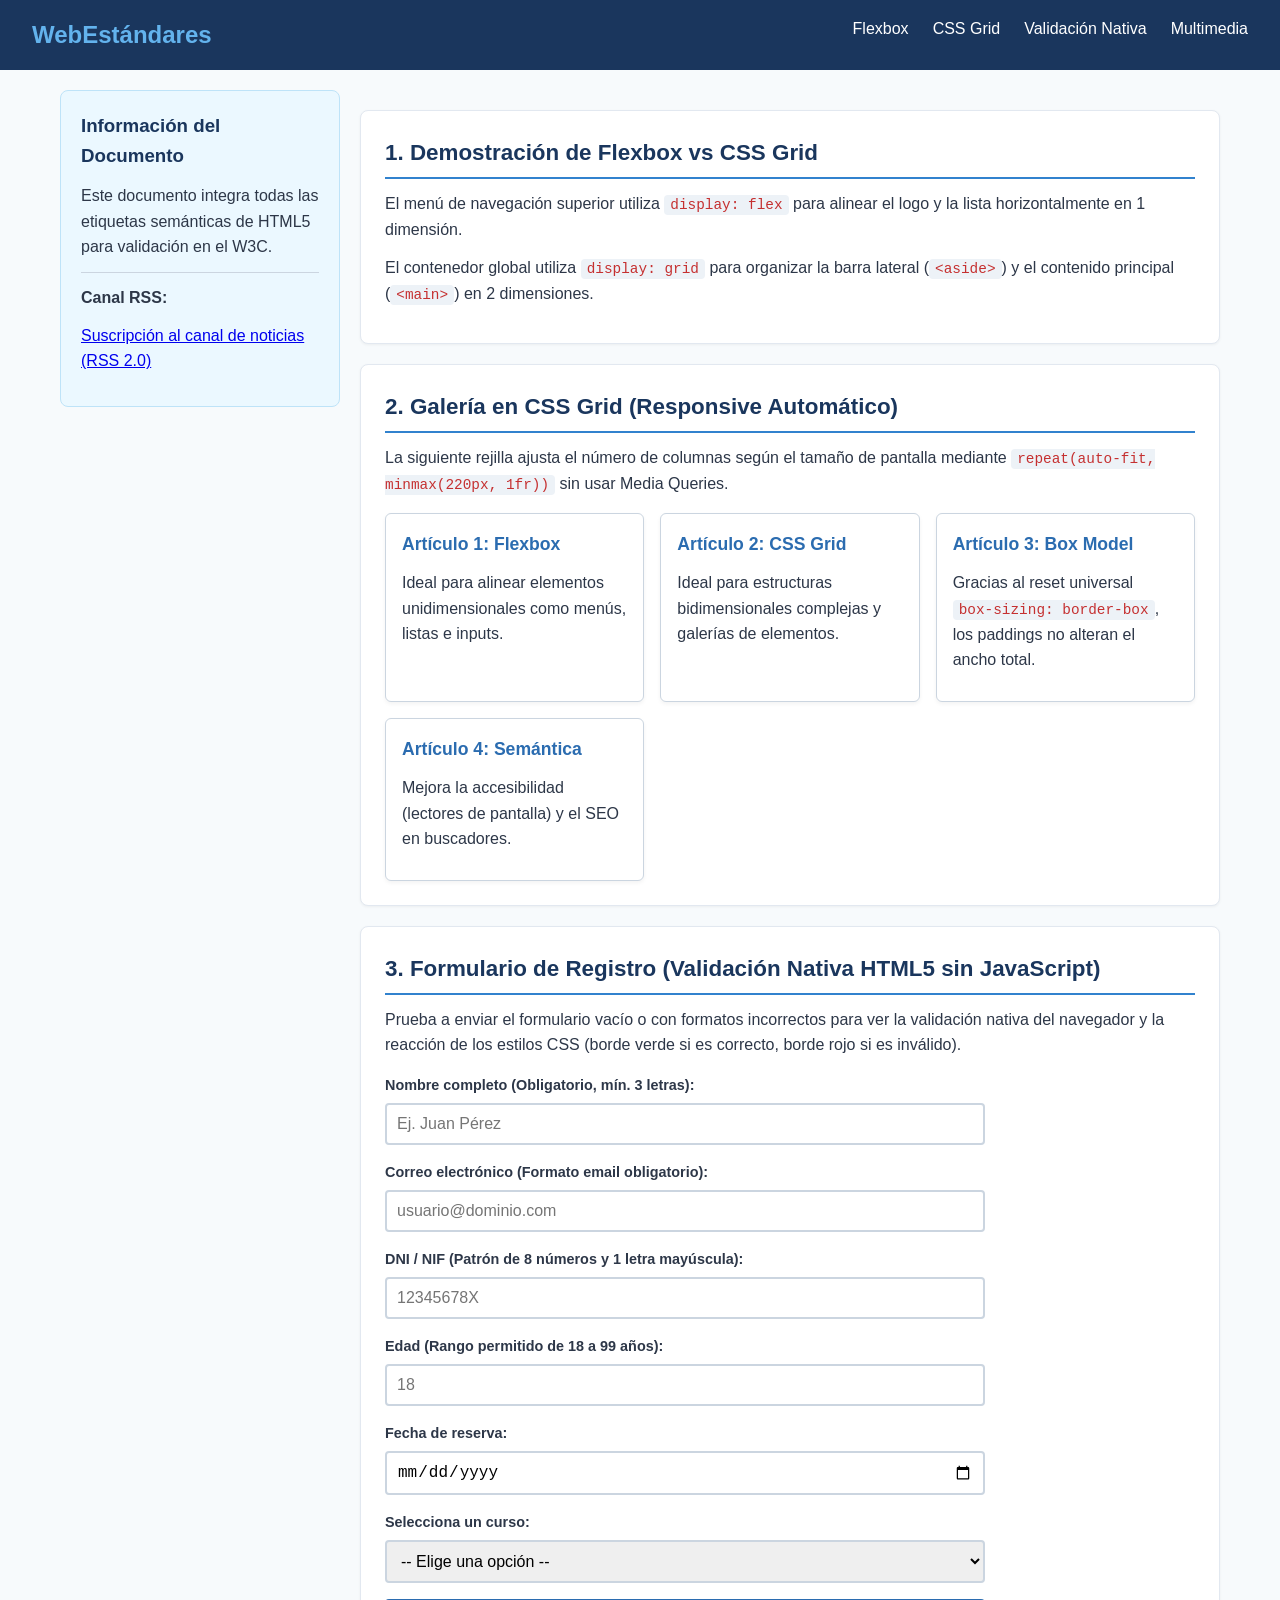
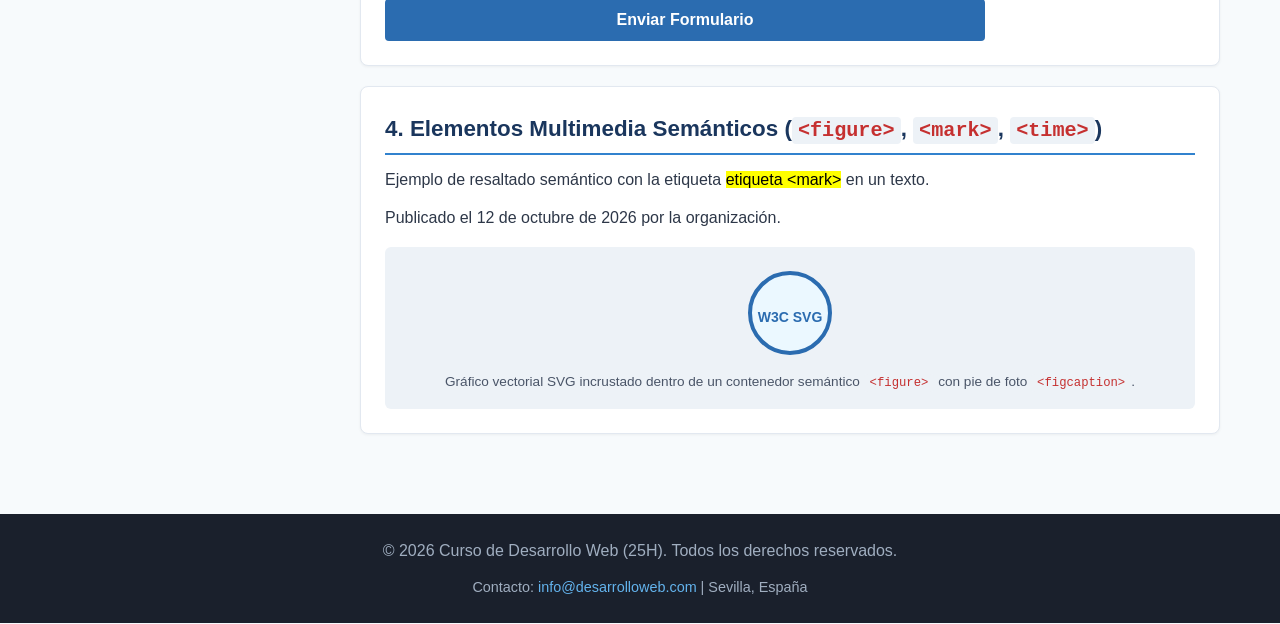
<file: lenguaje de marcas/modern layout/index.html>
<!DOCTYPE html>
<html lang="es">
<head>
  <meta charset="UTF-8">
  <meta name="viewport" content="width=device-width, initial-scale=1.0">
  <title>Demostración Completa: Estándares HTML5, CSS Grid y Flexbox</title>
  
  <!-- Vinculación a la hoja de estilos externa -->
  <link rel="stylesheet" href="styles.css">
  
  <!-- Vinculación para auto-descubrimiento del Canal RSS 2.0 -->
  <link rel="alternate" type="application/rss+xml" title="Canal de Noticias RSS" href="feed.xml">
</head>
<body>

  <!-- ========================================================================
       ESTRUCTURA SEMÁNTICA 1: <header> y <nav> (Flexbox Unidimensional)
       ======================================================================== -->
  <header class="header-principal">
    <nav class="navbar" aria-label="Navegación principal">
      <div class="logo">WebEstándares</div>
      <ul class="nav-links">
        <li><a href="#flexbox">Flexbox</a></li>
        <li><a href="#grid">CSS Grid</a></li>
        <li><a href="#formulario">Validación Nativa</a></li>
        <li><a href="#multimedia">Multimedia</a></li>
      </ul>
    </nav>
  </header>

  <!-- ========================================================================
       ESTRUCTURA SEMÁNTICA 2: Layout Contenedor Principal en CSS Grid 2D
       ======================================================================== -->
  <div class="layout-global">

    <!-- ESTRUCTURA SEMÁNTICA 3: <aside> (Barra lateral / Información secundaria) -->
    <aside class="aside-sidebar">
      <h3>Información del Documento</h3>
      <p>Este documento integra todas las etiquetas semánticas de HTML5 para validación en el W3C.</p>
      <hr class="separador">
      <p><strong>Canal RSS:</strong></p>
      <p><a href="feed.xml" target="_blank">Suscripción al canal de noticias (RSS 2.0)</a></p>
    </aside>

    <!-- ESTRUCTURA SEMÁNTICA 4: <main> (Contenido principal y único) -->
    <main>

      <!-- SECCIÓN 1: Demostración Flexbox vs CSS Grid -->
      <section id="flexbox">
        <h2>1. Demostración de Flexbox vs CSS Grid</h2>
        <p>El menú de navegación superior utiliza <code>display: flex</code> para alinear el logo y la lista horizontalmente en 1 dimensión.</p>
        <p>El contenedor global utiliza <code>display: grid</code> para organizar la barra lateral (<code>&lt;aside&gt;</code>) y el contenido principal (<code>&lt;main&gt;</code>) en 2 dimensiones.</p>
      </section>

      <!-- SECCIÓN 2: Rejilla Responsive de Tarjetas con CSS Grid -->
      <section id="grid">
        <h2>2. Galería en CSS Grid (Responsive Automático)</h2>
        <p>La siguiente rejilla ajusta el número de columnas según el tamaño de pantalla mediante <code>repeat(auto-fit, minmax(220px, 1fr))</code> sin usar Media Queries.</p>
        
        <div class="card-grid">
          <!-- ESTRUCTURA SEMÁNTICA 5: <article> (Unidad de contenido independiente) -->
          <article class="card">
            <h3>Artículo 1: Flexbox</h3>
            <p>Ideal para alinear elementos unidimensionales como menús, listas e inputs.</p>
          </article>

          <article class="card">
            <h3>Artículo 2: CSS Grid</h3>
            <p>Ideal para estructuras bidimensionales complejas y galerías de elementos.</p>
          </article>

          <article class="card">
            <h3>Artículo 3: Box Model</h3>
            <p>Gracias al reset universal <code>box-sizing: border-box</code>, los paddings no alteran el ancho total.</p>
          </article>

          <article class="card">
            <h3>Artículo 4: Semántica</h3>
            <p>Mejora la accesibilidad (lectores de pantalla) y el SEO en buscadores.</p>
          </article>
        </div>
      </section>

      <!-- SECCIÓN 3: Formulario con Validación Nativa sin JavaScript -->
      <section id="formulario">
        <h2>3. Formulario de Registro (Validación Nativa HTML5 sin JavaScript)</h2>
        <p>Prueba a enviar el formulario vacío o con formatos incorrectos para ver la validación nativa del navegador y la reacción de los estilos CSS (borde verde si es correcto, borde rojo si es inválido).</p>

        <form class="form-validative" action="#" method="POST">
          
          <div class="form-group">
            <label for="nombre">Nombre completo (Obligatorio, mín. 3 letras):</label>
            <input type="text" id="nombre" name="nombre" placeholder="Ej. Juan Pérez" minlength="3" required>
          </div>

          <div class="form-group">
            <label for="email">Correo electrónico (Formato email obligatorio):</label>
            <input type="email" id="email" name="email" placeholder="usuario@dominio.com" required>
          </div>

          <div class="form-group">
            <label for="dni">DNI / NIF (Patrón de 8 números y 1 letra mayúscula):</label>
            <input type="text" id="dni" name="dni" placeholder="12345678X" pattern="[0-9]{8}[A-Z]" title="Debe introducir 8 números y 1 letra mayúscula" required>
          </div>

          <div class="form-group">
            <label for="edad">Edad (Rango permitido de 18 a 99 años):</label>
            <input type="number" id="edad" name="edad" min="18" max="99" placeholder="18" required>
          </div>

          <div class="form-group">
            <label for="fecha">Fecha de reserva:</label>
            <input type="date" id="fecha" name="fecha" required>
          </div>

          <div class="form-group">
            <label for="curso">Selecciona un curso:</label>
            <select id="curso" name="curso" required>
              <option value="">-- Elige una opción --</option>
              <option value="html">HTML5 y CSS3</option>
              <option value="js">JavaScript Moderno</option>
            </select>
          </div>

          <button type="submit">Enviar Formulario</button>
        </form>
      </section>

      <!-- SECCIÓN 4: Elementos Multimedia y Demás Etiquetas Semánticas -->
      <section id="multimedia">
        <h2>4. Elementos Multimedia Semánticos (<code>&lt;figure&gt;</code>, <code>&lt;mark&gt;</code>, <code>&lt;time&gt;</code>)</h2>
        
        <p>Ejemplo de resaltado semántico con la etiqueta <mark>etiqueta &lt;mark&gt;</mark> en un texto.</p>
        
        <p>Publicado el <time datetime="2026-10-12">12 de octubre de 2026</time> por la organización.</p>

        <!-- ESTRUCTURA SEMÁNTICA 6: <figure> y <figcaption> -->
        <figure class="figura-contenedor">
          <svg width="100" height="100" viewBox="0 0 100 100" class="svg-icono">
            <circle cx="50" cy="50" r="40" stroke="#2b6cb0" stroke-width="4" fill="#ebf8ff" />
            <text x="50%" y="55%" dominant-baseline="middle" text-anchor="middle" font-size="14" fill="#2b6cb0" font-weight="bold">W3C SVG</text>
          </svg>
          <figcaption class="figura-leyenda">
            Gráfico vectorial SVG incrustado dentro de un contenedor semántico <code>&lt;figure&gt;</code> con pie de foto <code>&lt;figcaption&gt;</code>.
          </figcaption>
        </figure>
      </section>

    </main>
  </div>

  <!-- ========================================================================
       ESTRUCTURA SEMÁNTICA 7: <footer> (Pie de página global)
       ======================================================================== -->
  <footer class="footer-principal">
    <p>&copy; 2026 Curso de Desarrollo Web (25H). Todos los derechos reservados.</p>
    <!-- ESTRUCTURA SEMÁNTICA 8: <address> (Información de contacto del autor) -->
    <address class="contacto-autor">
      Contacto: <a href="mailto:info@desarrolloweb.com">info@desarrolloweb.com</a> | Sevilla, España
    </address>
  </footer>

</body>
</html>
</file>
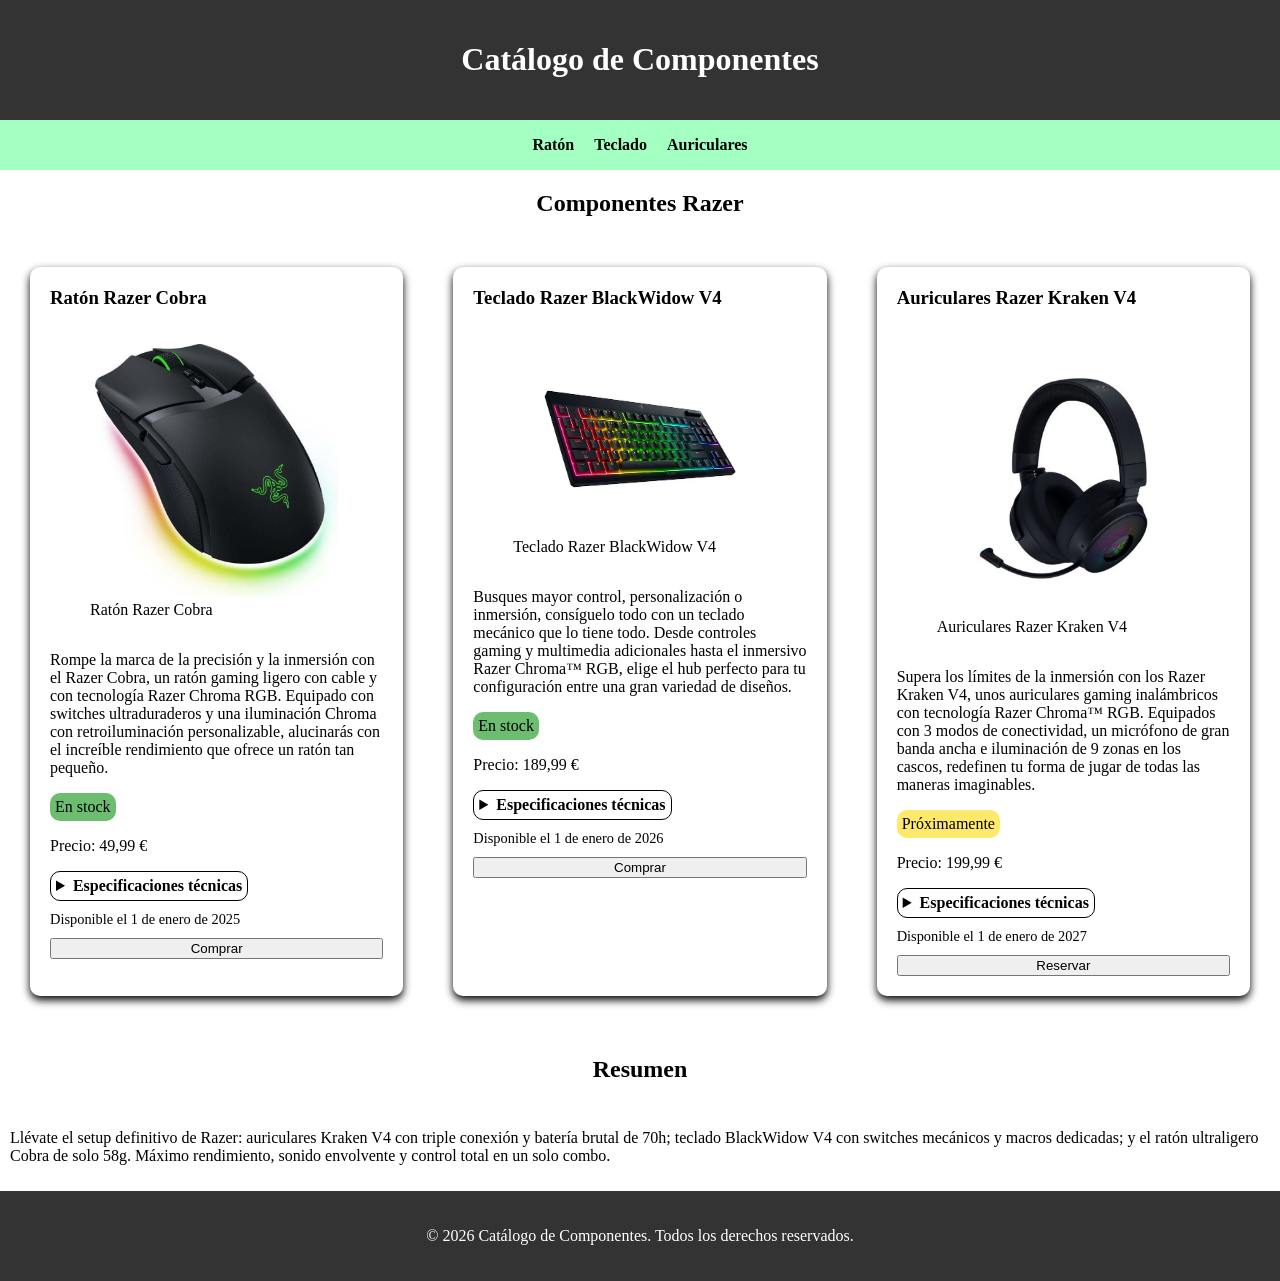
<file: lenguaje de marcas/actividades/Actividad2/index.html>
<!doctype html>
<html lang="es">
  <head>
    <meta charset="UTF-8" />
    <meta name="viewport" content="width=device-width, initial-scale=1.0" />
    <title>Actividad 2</title>
    <link rel="stylesheet" href="styles.css" />
  </head>

  <body>
    <header>
      <h1>Catálogo de Componentes</h1>
    </header>

    <nav>
      <ul>
        <li><a href="#componente1">Ratón</a></li>
        <li><a href="#componente2">Teclado</a></li>
        <li><a href="#componente3">Auriculares</a></li>
      </ul>
    </nav>

    <main>
      <h2 class="tficha">Componentes Razer</h2>
      
      <section>
        <article>
          <h3>Ratón Razer Cobra</h3>
          <figure>
            <img src="raton.jpg" alt="Imagen del Ratón Razer Cobra" />
            <figcaption>Ratón Razer Cobra</figcaption>
          </figure>
          <p>Rompe la marca de la precisión y la inmersión con el Razer Cobra, un ratón gaming ligero con cable y con tecnología Razer Chroma RGB. Equipado con switches ultraduraderos y una iluminación Chroma con retroiluminación personalizable, alucinarás con el increíble rendimiento que ofrece un ratón tan pequeño.</p>
          <mark>En stock</mark>
          <p>Precio: 49,99 €</p>
          <details>
            <summary>Especificaciones técnicas</summary>
            <p>Peso: Ultraligero (solo 58 gramos sin contar el cable)</p>
            <p>Sensor: Óptico de 8500 DPI (con saltos de ajuste de 50 en 50)</p>
            <p>Switches: Ópticos Razer de 3.ª generación (durabilidad de 90 millones de clics y respuesta de 0,2 ms)</p>
            <p>Botones: 6 botones totalmente programables a través de software</p>
            <p>Iluminación: Razer Chroma RGB con una llamativa franja luminosa inferior (underglow)</p>
          </details>
          <time datetime="2025-01-01">Disponible el 1 de enero de 2025</time>
          <button>Comprar</button>
        </article>

        <article>
          <h3>Teclado Razer BlackWidow V4</h3>
          <figure>
            <img src="teclado.webp" alt="Imagen del Teclado Razer BlackWidow V4" />
            <figcaption>Teclado Razer BlackWidow V4</figcaption>
          </figure>
          <p>Busques mayor control, personalización o inmersión, consíguelo todo con un teclado mecánico que lo tiene todo. Desde controles gaming y multimedia adicionales hasta el inmersivo Razer Chroma™ RGB, elige el hub perfecto para tu configuración entre una gran variedad de diseños.</p>
          <mark>En stock</mark>
          <p>Precio: 189,99 €</p>
          <details>
            <summary>Especificaciones técnicas</summary>
            <p>Switches: Mecánicos Razer (opciones Verde ruidoso/táctil o Amarillo lineal/silencioso)</p>
            <p>Controles: Rueda multifunción, 4 teclas multimedia y 6 teclas macro dedicadas</p>
            <p>Rendimiento: Tasa de sondeo de hasta 8000 Hz (respuesta casi instantánea)</p>
            <p>Construcción: Carcasa superior de aluminio y reposamuñecas magnético de piel sintética</p>
            <p>Iluminación: Razer Chroma RGB individual por tecla y bandas luminosas a los lados</p>
          </details>
          <time datetime="2026-01-01">Disponible el 1 de enero de 2026</time>
          <button>Comprar</button>
        </article>

        <article>
          <h3>Auriculares Razer Kraken V4</h3>
          <figure>
            <img src="cascos.jpg" alt="Imagen de los Auriculares Razer Kraken V4" />
            <figcaption>Auriculares Razer Kraken V4</figcaption>
          </figure>
          <p>Supera los límites de la inmersión con los Razer Kraken V4, unos auriculares gaming inalámbricos con tecnología Razer Chroma™ RGB. Equipados con 3 modos de conectividad, un micrófono de gran banda ancha e iluminación de 9 zonas en los cascos, redefinen tu forma de jugar de todas las maneras imaginables.</p>
          <mark class="prox">Próximamente</mark>
          <p>Precio: 199,99 €</p>
          <details>
            <summary>Especificaciones técnicas</summary>
            <p>Conexión: Tres opciones (Inalámbrica 2.4 GHz, Bluetooth y cable USB)</p>
            <p>Audio: Sonido envolvente avanzado (THX Spatial Audio)</p>
            <p>Altavoces: De 40 mm (sintonizados para agudos, medios y graves claros)</p>
            <p>Micrófono: Retráctil (se esconde dentro del auricular)</p>
            <p>Batería: Hasta 70 horas de duración</p>
          </details>
          <time datetime="2027-01-01">Disponible el 1 de enero de 2027</time>
          <button>Reservar</button>
        </article>
      </section>

      <section>
        <h2>Resumen</h2>
        <p>Llévate el setup definitivo de Razer: auriculares Kraken V4 con triple conexión y batería brutal de 70h; teclado BlackWidow V4 con switches mecánicos y macros dedicadas; y el ratón ultraligero Cobra de solo 58g. Máximo rendimiento, sonido envolvente y control total en un solo combo.</p>
      </section>
    </main>

    <footer>
      <p>&copy; 2026 Catálogo de Componentes. Todos los derechos reservados.</p>
    </footer>
  </body>
</html>
</file>
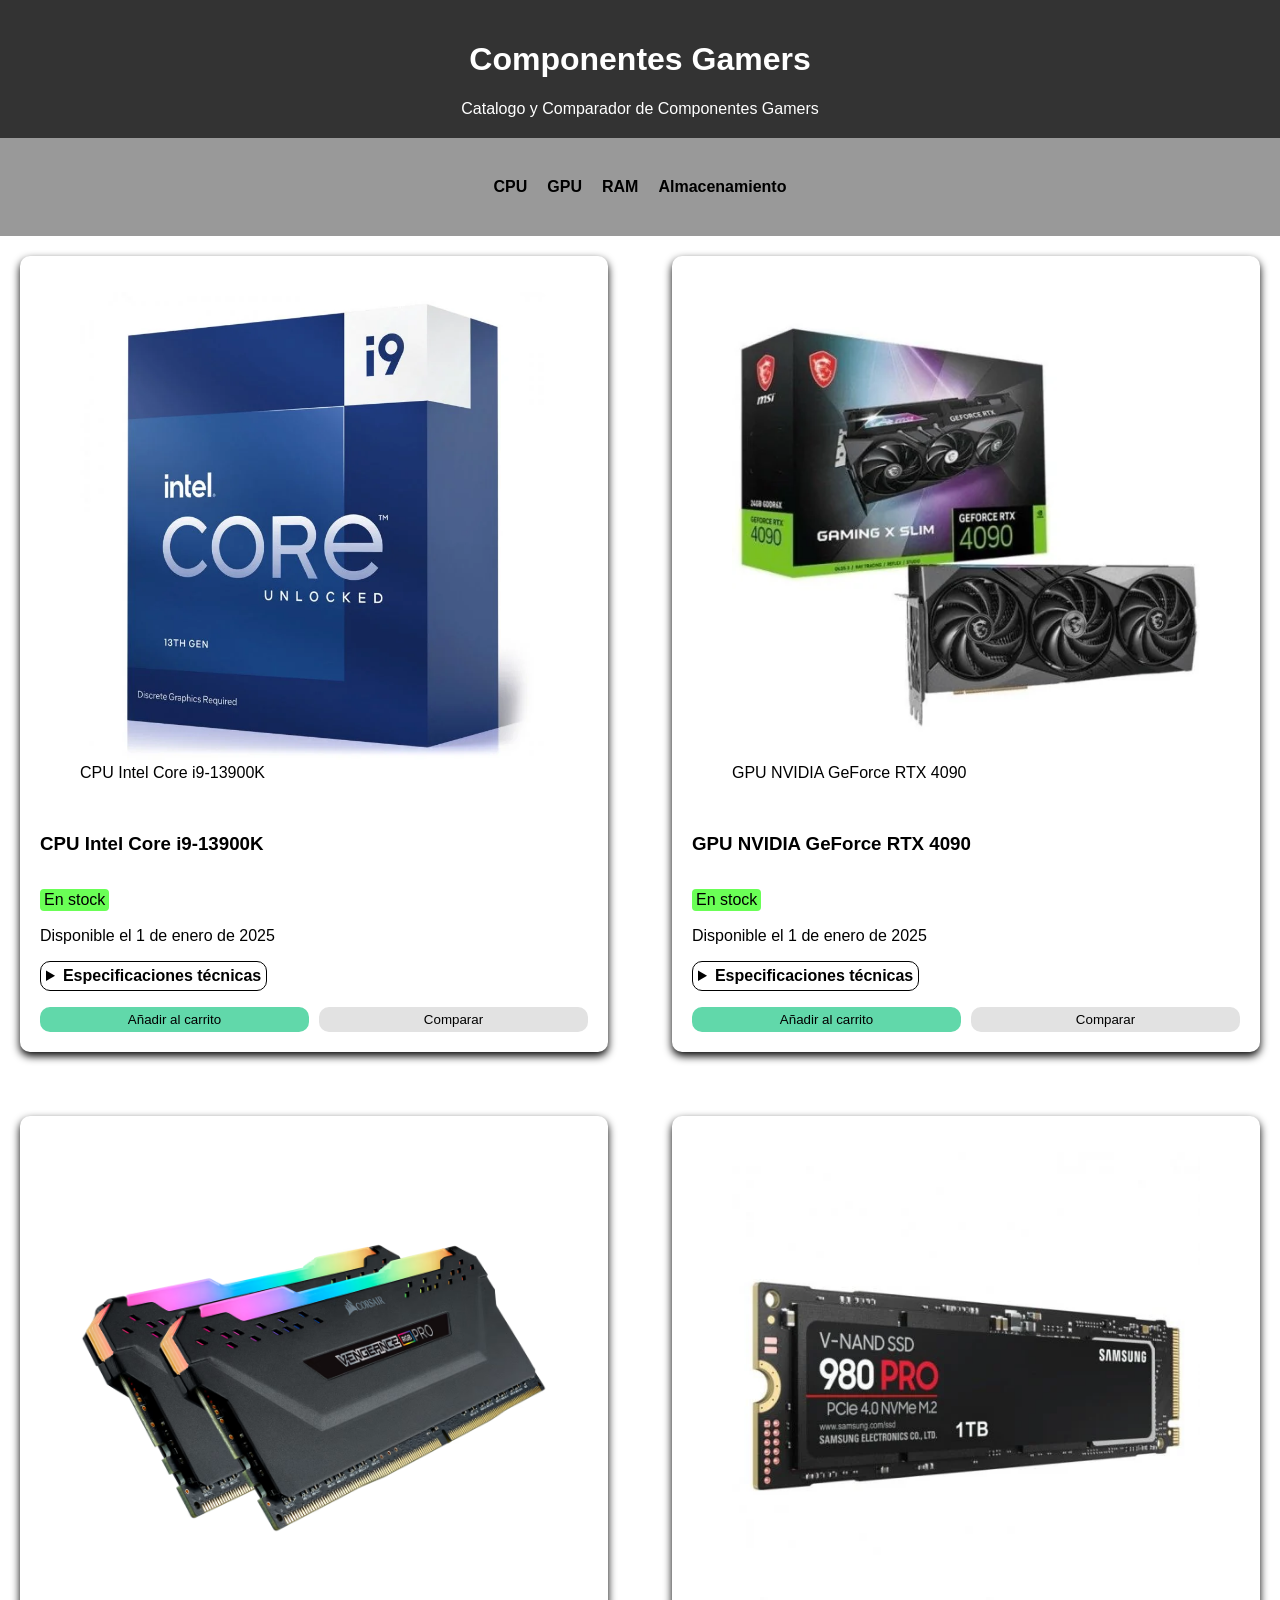
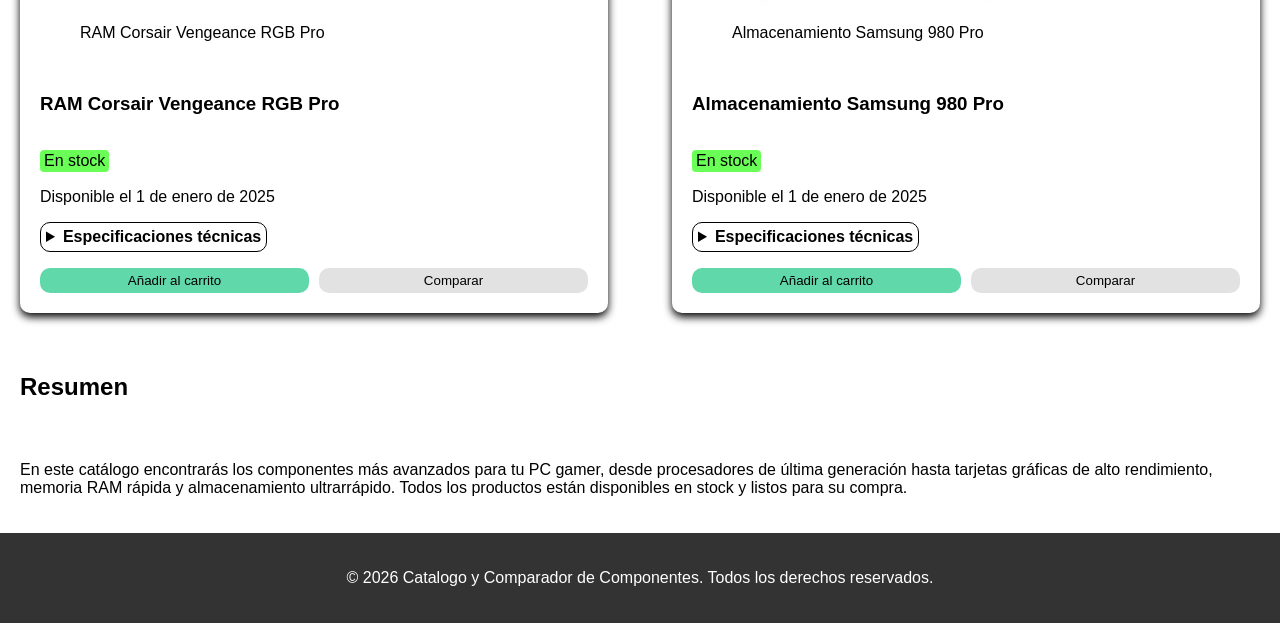
<file: lenguaje de marcas/actividades/Actividad3/index.html>
<!doctype html>
<html lang="es">

<head>
  <meta charset="UTF-8" />
  <meta name="viewport" content="width=device-width, initial-scale=1.0" />
  <title>Actividad 3</title>
  <link rel="stylesheet" href="styles.css" />
</head>

<body>
  <header>
    <h1>Componentes Gamers</h1>
    <subtitle>Catalogo y Comparador de Componentes Gamers</subtitle>
  </header>

  <nav>
    <ul>
      <li><a href="#componente1">CPU</a></li>
      <li><a href="#componente2">GPU</a></li>
      <li><a href="#componente3">RAM</a></li>
      <li><a href="#componente4">Almacenamiento</a></li>
    </ul>
  </nav>

  <main>
    <section>
      <article>
        <figure>
          <img src="cpu.webp" alt="Imagen del CPU Intel Core i9-13900K" />
          <figcaption>CPU Intel Core i9-13900K</figcaption>
        </figure>
        <h3>CPU Intel Core i9-13900K</h3>
        <mark>En stock</mark>
        <time datetime="2025-01-01">Disponible el 1 de enero de 2025</time>
        <details>
          <summary>Especificaciones técnicas</summary>
          <p>Núcleos: 24 (8 de alto rendimiento + 16 de eficiencia)</p>
          <p>Hilos: 32</p>
          <p>Frecuencia base: 3.0 GHz</p>
          <p>Frecuencia turbo: Hasta 5.8 GHz</p>
          <p>Socket: LGA 1700</p>
        </details>
        <div class="botones">
          <button class="carro">Añadir al carrito</button>
          <button class="comparar">Comparar</button>
        </div>
      </article>
      <article>
        <figure>
          <img src="gpu.webp" alt="Imagen de la GPU NVIDIA GeForce RTX 4090" />
          <figcaption>GPU NVIDIA GeForce RTX 4090</figcaption>
        </figure>
        <h3>GPU NVIDIA GeForce RTX 4090</h3>
        <mark>En stock</mark>
        <time datetime="2025-01-01">Disponible el 1 de enero de 2025</time>
        <details>
          <summary>Especificaciones técnicas</summary>
          <p>Núcleos CUDA: 16384</p>
          <p>Memoria: 24 GB GDDR6X</p>
          <p>Ancho de banda: 384 bits</p>
          <p>Ray Tracing Cores: Sí, 3.ª generación</p>
          <p>TDP: 450W</p>
        </details>
        <div class="botones">
          <button class="carro">Añadir al carrito</button>
          <button class="comparar">Comparar</button>
        </div>
      </article>
      <article>
        <figure>
          <img src="ram.avif" alt="Imagen de la RAM Corsair Vengeance RGB Pro" />
          <figcaption>RAM Corsair Vengeance RGB Pro</figcaption>
        </figure>
        <h3>RAM Corsair Vengeance RGB Pro</h3>
        <mark>En stock</mark>
        <time datetime="2025-01-01">Disponible el 1 de enero de 2025</time>
        <details>
          <summary>Especificaciones técnicas</summary>
          <p>Capacidad: 32 GB (2 x 16 GB)</p>
          <p>Velocidad: 3600 MHz</p>
          <p>Latencia: CL18</p>
          <p>Tipo: DDR4</p>
          <p>Iluminación: RGB personalizable</p>
        </details>
        <div class="botones">
          <button class="carro">Añadir al carrito</button>
          <button class="comparar">Comparar</button>
        </div>
      </article>
      <article>
        <figure>
          <img src="ssd.webp" alt="Imagen del Almacenamiento Samsung 980 Pro" />
          <figcaption>Almacenamiento Samsung 980 Pro</figcaption>
        </figure>
        <h3>Almacenamiento Samsung 980 Pro</h3>
        <mark>En stock</mark>
        <time datetime="2025-01-01">Disponible el 1 de enero de 2025</time>
        <details>
          <summary>Especificaciones técnicas</summary>
          <p>Capacidad: 1 TB</p>
          <p>Tipo: NVMe SSD</p>
          <p>Interfaz: PCIe Gen4 x4</p>
          <p>Velocidad de lectura: Hasta 7000 MB/s</p>
          <p>Velocidad de escritura: Hasta 5000 MB/s</p>
        </details>
        <div class="botones">
          <button class="carro">Añadir al carrito</button>
          <button class="comparar">Comparar</button>
        </div>
      </article>
    </section>
    <section class="resumen">
      <h2>Resumen</h2>
      <p>En este catálogo encontrarás los componentes más avanzados para tu PC gamer, desde procesadores de última
        generación hasta tarjetas gráficas de alto rendimiento, memoria RAM rápida y almacenamiento ultrarrápido. Todos
        los productos están disponibles en stock y listos para su compra.</p>
    </section>
  </main>

  <footer>
    <p>&copy; 2026 Catalogo y Comparador de Componentes. Todos los derechos reservados.</p>
  </footer>
</body>

</html>
</file>
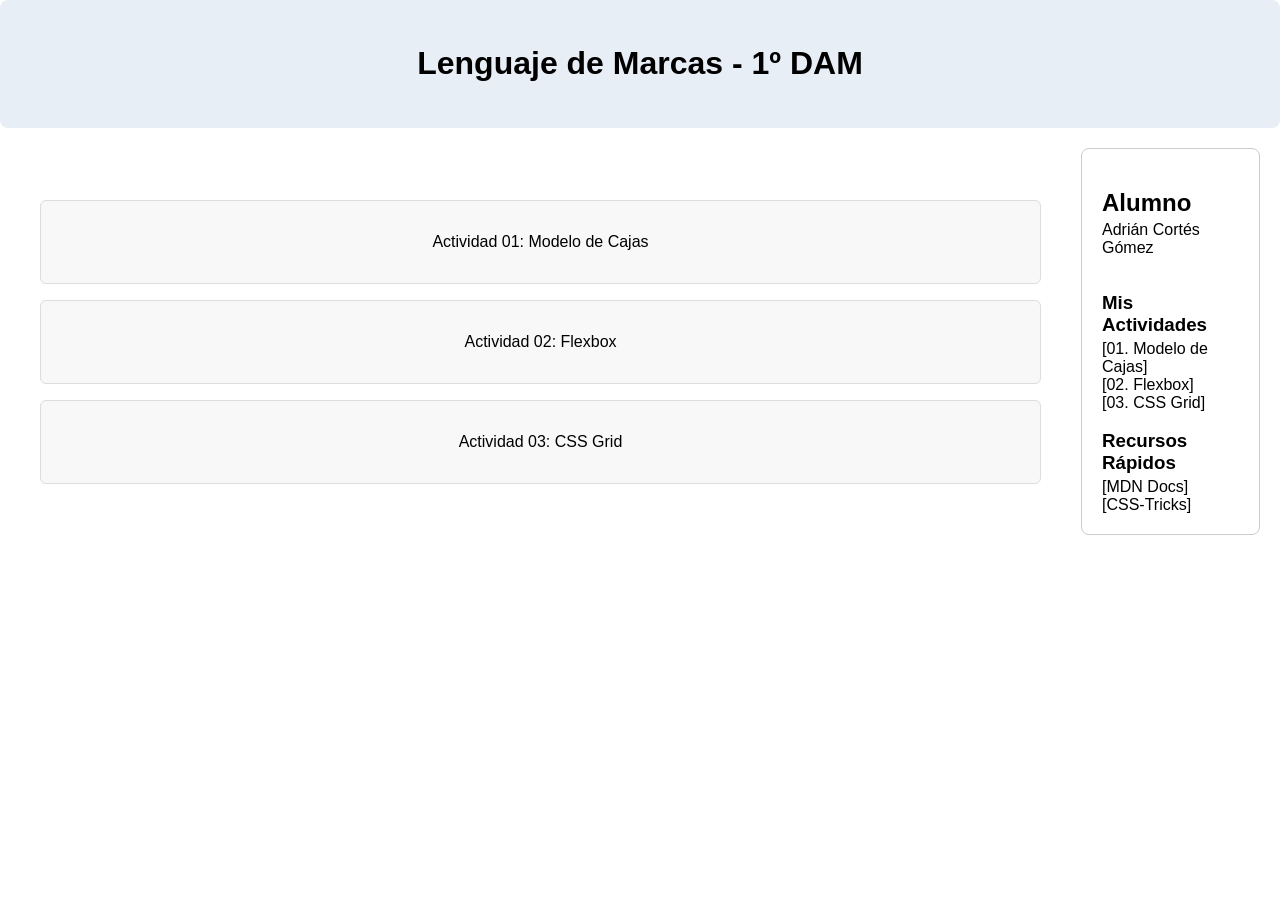
<file: lenguaje de marcas/actividades/Actividad4/index.html>
<!doctype html>
<html lang="es">

<head>
  <meta charset="UTF-8" />
  <meta name="viewport" content="width=device-width, initial-scale=1.0" />
  <title>Actividad 4</title>
  <link rel="stylesheet" href="css/main.css" />
</head>

<body>
  <header>
    <h1>Lenguaje de Marcas - 1º DAM</h1>
  </header>

  <section class="cajas">
  <main class="content">
    <article id="act-cajas">
      <p><a href="actividad1.html">Actividad 01: Modelo de Cajas</a></p>
    </article>

    <article id="act-flexbox">
      <p><a href="actividad2.html">Actividad 02: Flexbox</a></p>
    </article>

    <article id="act-grid">
      <p><a href="actividad3.html">Actividad 03: CSS Grid</a></p>
    </article>
  </main>

  <aside class="sidebar">
    <h2>Alumno</h2>
    <p>Adrián Cortés Gómez</p>
    <section class="actividades">
      <h3>Mis Actividades</h3>
      <a href="actividad1.html">[01. Modelo de Cajas]</a>
      <a href="actividad2.html">[02. Flexbox]</a>
      <a href="actividad3.html">[03. CSS Grid]</a>
    </section>
    <section class="recursos">
      <h3>Recursos Rápidos</h3>
      <a href="https://developer.mozilla.org/en-US/" target="_blank">[MDN Docs]</a>
      <a href="https://css-tricks.com/" target="_blank">[CSS-Tricks]</a>
    </section>
  </aside>
  </section>
</body>

</html>
</file>
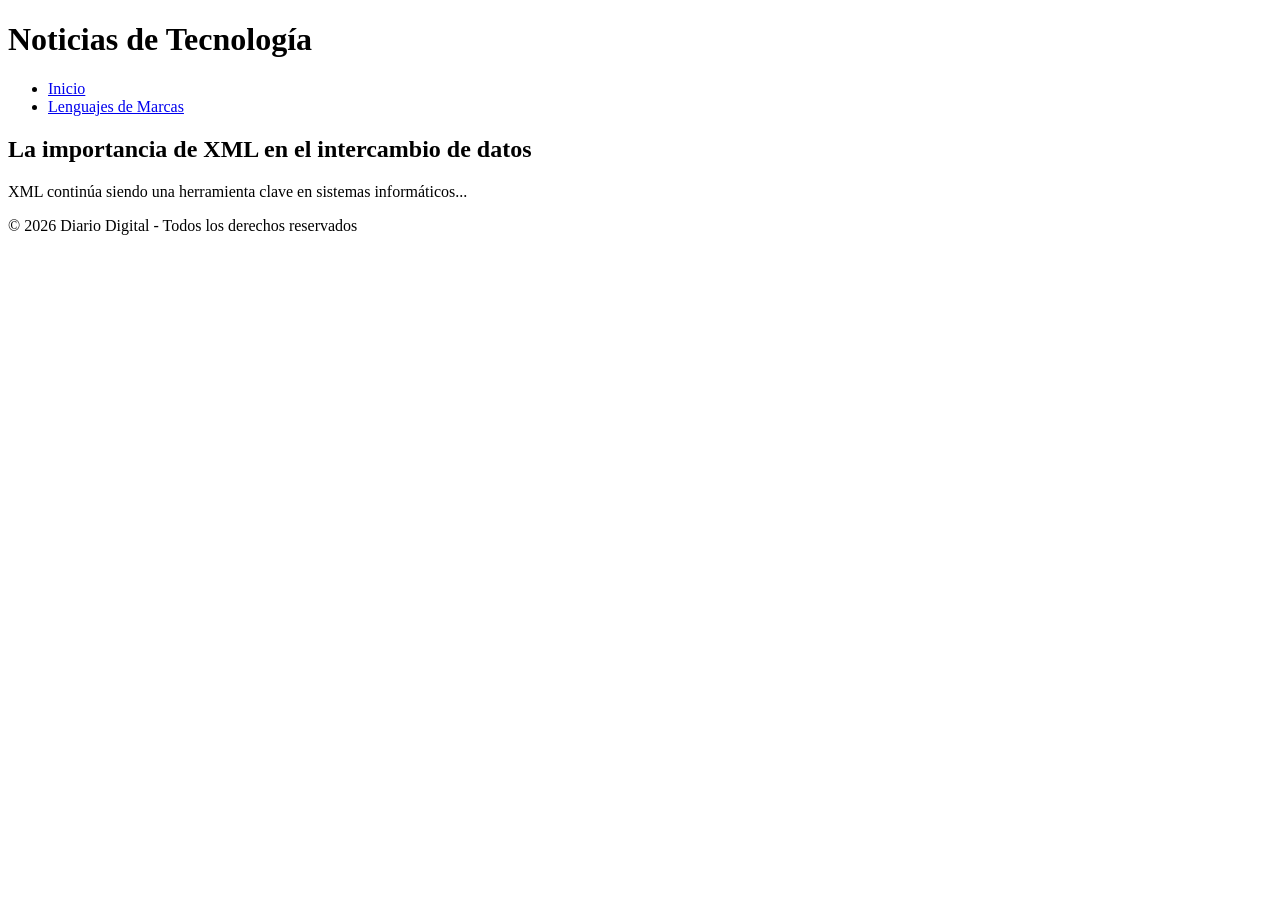
<file: lenguaje de marcas/actividades/blog.html>
<!DOCTYPE html>
<html lang="es">

<head>
    <meta charset="UTF-8">
    <title>Diario Digital</title>
</head>

<body>
    <header>
        <h1>Noticias de Tecnología</h1>
    </header>
    <nav>
        <ul>
            <li><a href="#inicio">Inicio</a></li>
            <li><a href="#lenguajes">Lenguajes de Marcas</a></li>
        </ul>
    </nav>
    <main>
        <section id="lenguajes">
            <article>
                <h2>La importancia de XML en el intercambio de datos</h2>
                <p>XML continúa siendo una herramienta clave en sistemas informáticos...</p>
            </article>
        </section>
    </main>
    <footer>
        <p>© 2026 Diario Digital - Todos los derechos reservados</p>
    </footer>
</body>

</html>
</file>
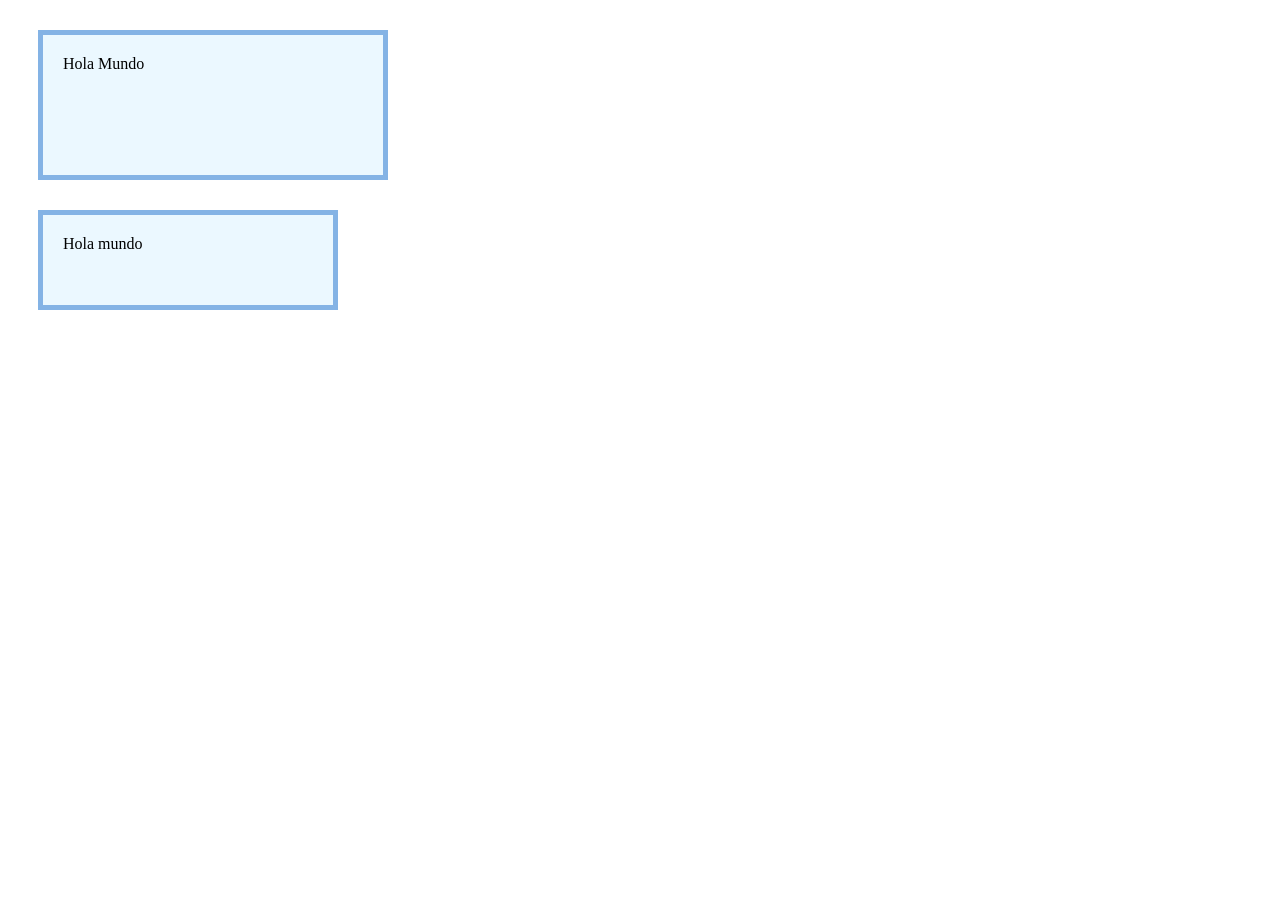
<file: lenguaje de marcas/modelo de caja/BoxModel.html>
<!DOCTYPE html>
<html lang="en">
<head>
    <meta charset="UTF-8">
    <meta name="viewport" content="width=device-width, initial-scale=1.0">
    <link rel="stylesheet" href="BoxModel.css">
    <title>Document</title>
</head>
<body>
    <div class="caja-tradicional">Hola Mundo</div>
    <div class="caja-moderna">Hola mundo</div>
</body>
</html>
</file>
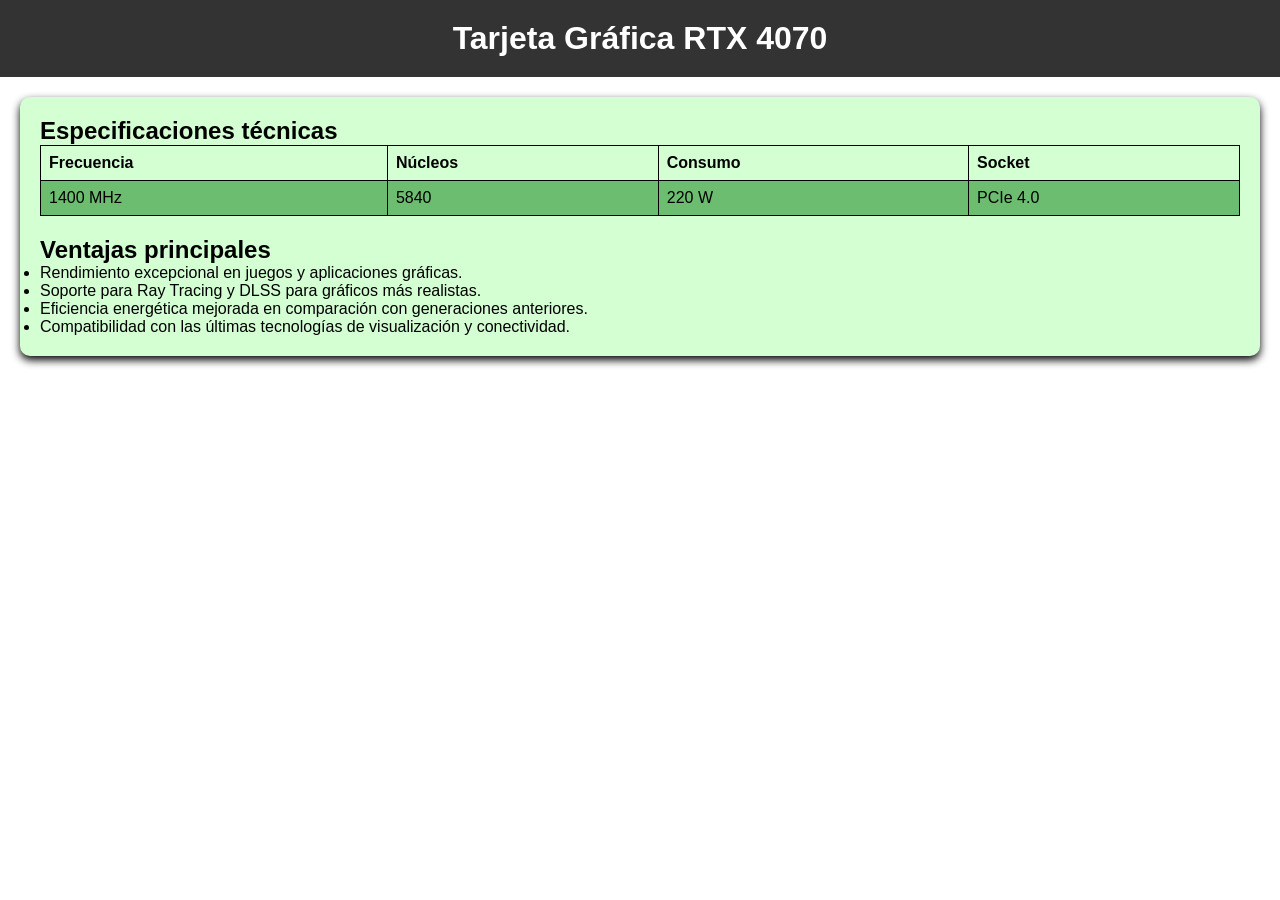
<file: lenguaje de marcas/actividades/Actividad4/actividad1.html>
<!doctype html>
<html lang="es">
  <head>
    <meta charset="UTF-8" />
    <meta name="viewport" content="width=device-width, initial-scale=1.0" />
    <title>Actividad 1</title>
    <link rel="stylesheet" href="css/stylesAct1.css" />
  </head>

  <body>
    <header>
      <h1>Tarjeta Gráfica RTX 4070</h1>
    </header>
    <main>
      <article>
        <h2>Especificaciones técnicas</h2>
        <table>
          <tr>
            <th>Frecuencia</th>
            <th>Núcleos</th>
            <th>Consumo</th>
            <th>Socket</th>
          </tr>
          <tr>
            <td>1400 MHz</td>
            <td>5840</td>
            <td>220 W</td>
            <td>PCIe 4.0</td>
          </tr>
        </table>
        <h2>Ventajas principales</h2>
        <ul>
          <li>Rendimiento excepcional en juegos y aplicaciones gráficas.</li>
          <li>Soporte para Ray Tracing y DLSS para gráficos más realistas.</li>
          <li>
            Eficiencia energética mejorada en comparación con generaciones
            anteriores.
          </li>
          <li>
            Compatibilidad con las últimas tecnologías de visualización y
            conectividad.
          </li>
        </ul>
      </article>
    </main>
    <footer></footer>
  </body>
</html>
</file>
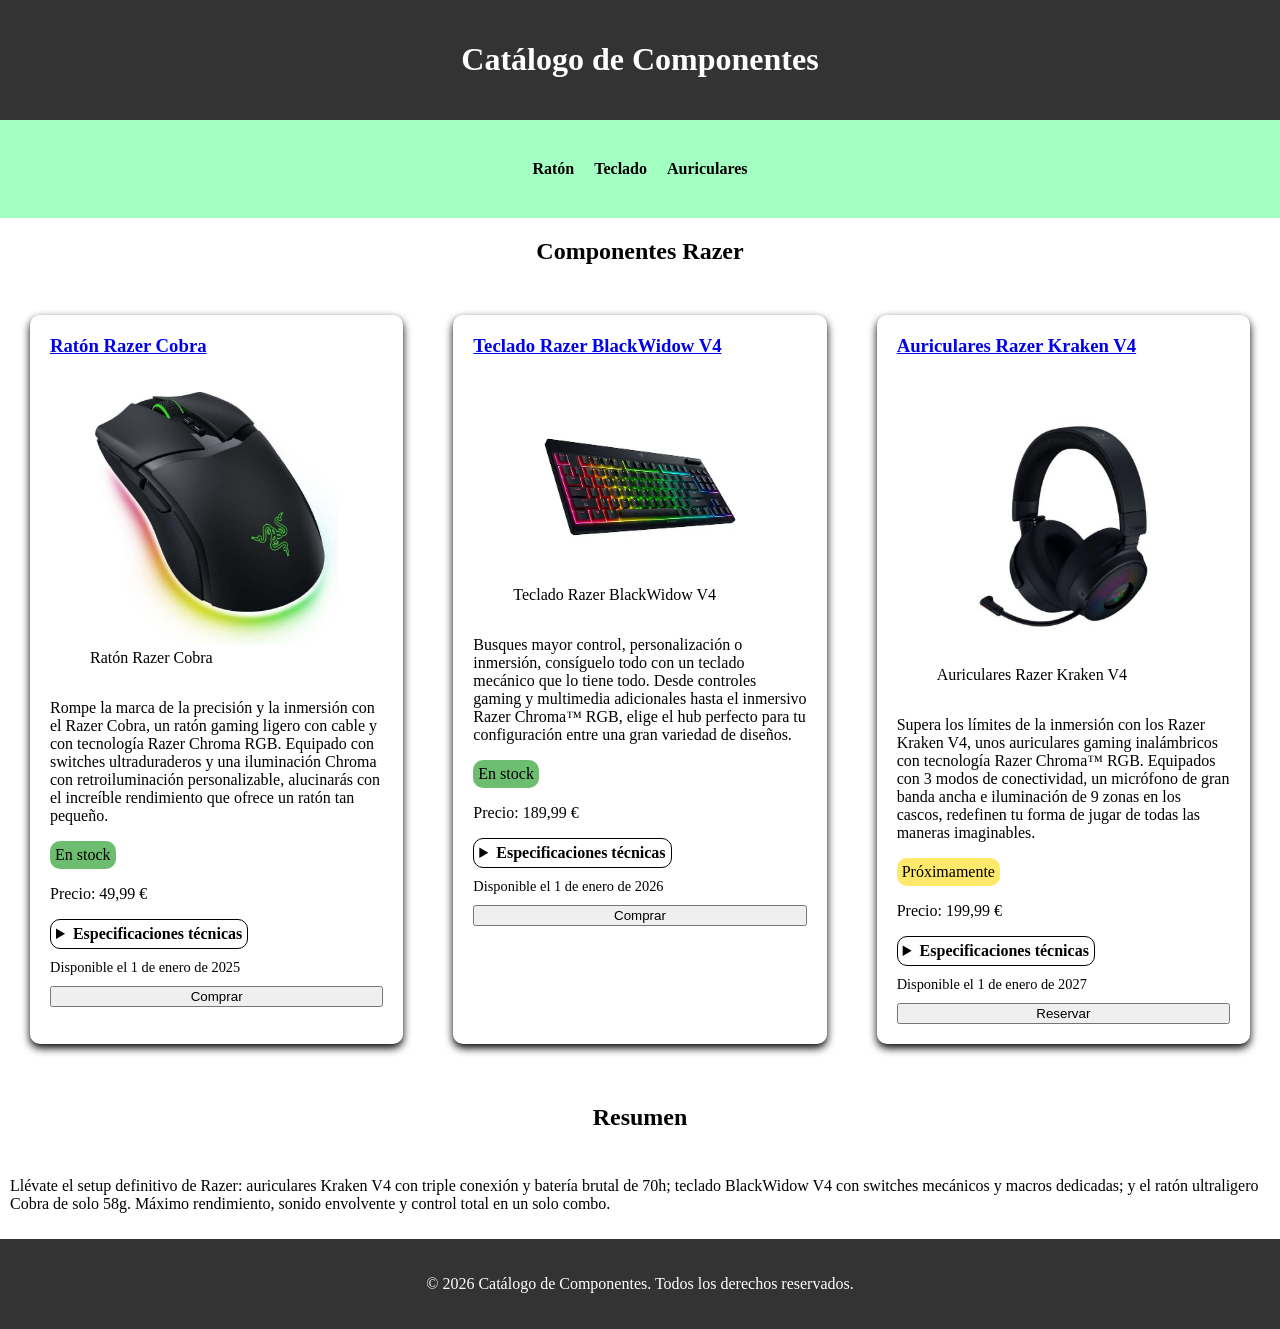
<file: lenguaje de marcas/actividades/Actividad4/actividad2.html>
<!doctype html>
<html lang="es">
  <head>
    <meta charset="UTF-8" />
    <meta name="viewport" content="width=device-width, initial-scale=1.0" />
    <title>Actividad 2</title>
    <link rel="stylesheet" href="css/stylesAct2.css" />
  </head>

  <body>
    <header>
      <h1>Catálogo de Componentes</h1>
    </header>

    <nav>
      <ul>
        <li><a href="#componente1">Ratón</a></li>
        <li><a href="#componente2">Teclado</a></li>
        <li><a href="#componente3">Auriculares</a></li>
      </ul>
    </nav>

    <main>
      <h2 class="tficha">Componentes Razer</h2>
      
      <section>
        <article>
          <h3><a href="https://www.razer.com/es-es/gaming-mice/razer-cobra?srsltid=AYCX9vJiq58C6dLRiOX8xry2Pq_DDggJTF9LCSF4_EjIkEo2j322EhCh" target="_blank">Ratón Razer Cobra</a></h3>
          <figure>
            <img src="imgs/raton.jpg" alt="Imagen del Ratón Razer Cobra" />
            <figcaption>Ratón Razer Cobra</figcaption>
          </figure>
          <p>Rompe la marca de la precisión y la inmersión con el Razer Cobra, un ratón gaming ligero con cable y con tecnología Razer Chroma RGB. Equipado con switches ultraduraderos y una iluminación Chroma con retroiluminación personalizable, alucinarás con el increíble rendimiento que ofrece un ratón tan pequeño.</p>
          <mark>En stock</mark>
          <p>Precio: 49,99 €</p>
          <details>
            <summary>Especificaciones técnicas</summary>
            <p>Peso: Ultraligero (solo 58 gramos sin contar el cable)</p>
            <p>Sensor: Óptico de 8500 DPI (con saltos de ajuste de 50 en 50)</p>
            <p>Switches: Ópticos Razer de 3.ª generación (durabilidad de 90 millones de clics y respuesta de 0,2 ms)</p>
            <p>Botones: 6 botones totalmente programables a través de software</p>
            <p>Iluminación: Razer Chroma RGB con una llamativa franja luminosa inferior (underglow)</p>
          </details>
          <time datetime="2025-01-01">Disponible el 1 de enero de 2025</time>
          <button>Comprar</button>
        </article>

        <article>
          <h3><a href="https://www.razer.com/es-es/gaming-keyboards/razer-blackwidow-v4" target="_blank">Teclado Razer BlackWidow V4</a></h3>
          <figure>
            <img src="imgs/teclado.webp" alt="Imagen del Teclado Razer BlackWidow V4" />
            <figcaption>Teclado Razer BlackWidow V4</figcaption>
          </figure>
          <p>Busques mayor control, personalización o inmersión, consíguelo todo con un teclado mecánico que lo tiene todo. Desde controles gaming y multimedia adicionales hasta el inmersivo Razer Chroma™ RGB, elige el hub perfecto para tu configuración entre una gran variedad de diseños.</p>
          <mark>En stock</mark>
          <p>Precio: 189,99 €</p>
          <details>
            <summary>Especificaciones técnicas</summary>
            <p>Switches: Mecánicos Razer (opciones Verde ruidoso/táctil o Amarillo lineal/silencioso)</p>
            <p>Controles: Rueda multifunción, 4 teclas multimedia y 6 teclas macro dedicadas</p>
            <p>Rendimiento: Tasa de sondeo de hasta 8000 Hz (respuesta casi instantánea)</p>
            <p>Construcción: Carcasa superior de aluminio y reposamuñecas magnético de piel sintética</p>
            <p>Iluminación: Razer Chroma RGB individual por tecla y bandas luminosas a los lados</p>
          </details>
          <time datetime="2026-01-01">Disponible el 1 de enero de 2026</time>
          <button>Comprar</button>
        </article>

        <article>
          <h3><a href="https://www.razer.com/es-es/gaming-headsets/razer-kraken-v4" target="_blank">Auriculares Razer Kraken V4</a></h3>
          <figure>
            <img src="imgs/cascos.jpg" alt="Imagen de los Auriculares Razer Kraken V4" />
            <figcaption>Auriculares Razer Kraken V4</figcaption>
          </figure>
          <p>Supera los límites de la inmersión con los Razer Kraken V4, unos auriculares gaming inalámbricos con tecnología Razer Chroma™ RGB. Equipados con 3 modos de conectividad, un micrófono de gran banda ancha e iluminación de 9 zonas en los cascos, redefinen tu forma de jugar de todas las maneras imaginables.</p>
          <mark class="prox">Próximamente</mark>
          <p>Precio: 199,99 €</p>
          <details>
            <summary>Especificaciones técnicas</summary>
            <p>Conexión: Tres opciones (Inalámbrica 2.4 GHz, Bluetooth y cable USB)</p>
            <p>Audio: Sonido envolvente avanzado (THX Spatial Audio)</p>
            <p>Altavoces: De 40 mm (sintonizados para agudos, medios y graves claros)</p>
            <p>Micrófono: Retráctil (se esconde dentro del auricular)</p>
            <p>Batería: Hasta 70 horas de duración</p>
          </details>
          <time datetime="2027-01-01">Disponible el 1 de enero de 2027</time>
          <button>Reservar</button>
        </article>
      </section>

      <section>
        <h2>Resumen</h2>
        <p>Llévate el setup definitivo de Razer: auriculares Kraken V4 con triple conexión y batería brutal de 70h; teclado BlackWidow V4 con switches mecánicos y macros dedicadas; y el ratón ultraligero Cobra de solo 58g. Máximo rendimiento, sonido envolvente y control total en un solo combo.</p>
      </section>
    </main>

    <footer>
      <p>&copy; 2026 Catálogo de Componentes. Todos los derechos reservados.</p>
    </footer>
  </body>
</html>
</file>
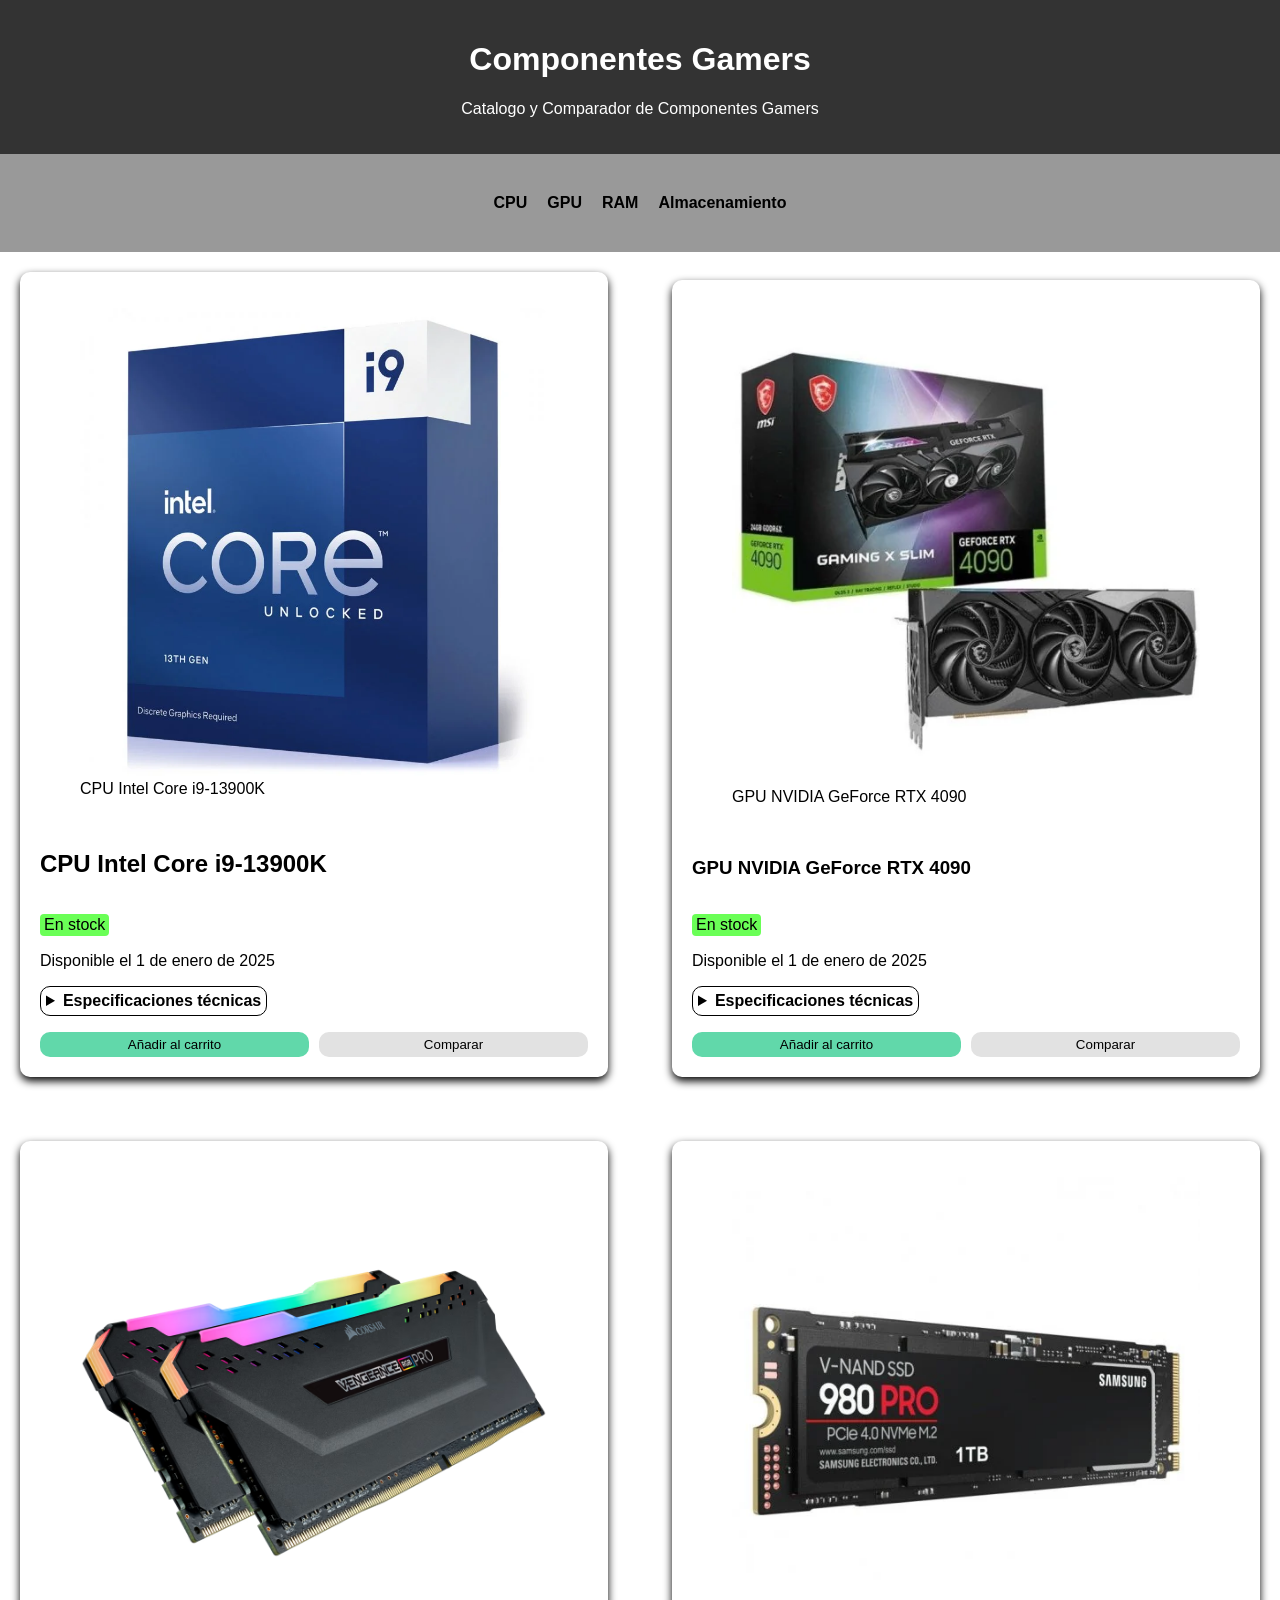
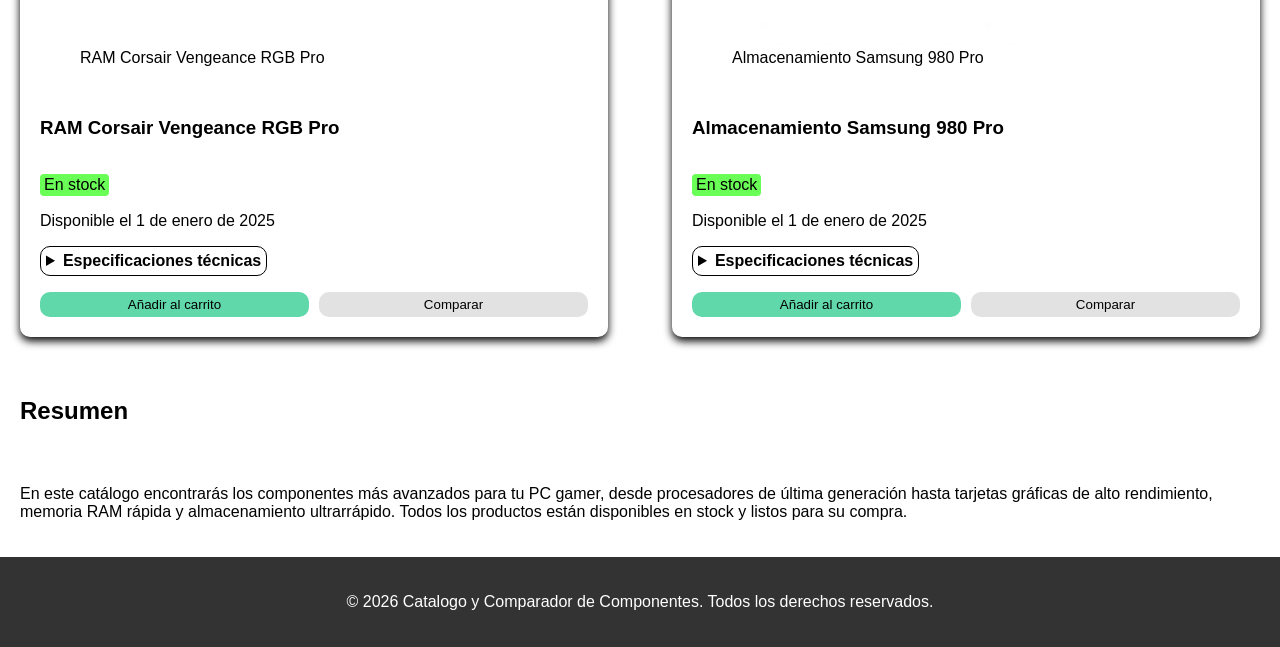
<file: lenguaje de marcas/actividades/Actividad4/actividad3.html>
<!doctype html>
<html lang="es">

<head>
  <meta charset="UTF-8" />
  <meta name="viewport" content="width=device-width, initial-scale=1.0" />
  <title>Actividad 3</title>
  <link rel="stylesheet" href="css/stylesAct3.css" />
</head>

<body>
  <header>
    <h1>Componentes Gamers</h1>
    <p class="subtitle">Catalogo y Comparador de Componentes Gamers</p>
  </header>

  <nav>
    <ul>
      <li><a href="#componente1">CPU</a></li>
      <li><a href="#componente2">GPU</a></li>
      <li><a href="#componente3">RAM</a></li>
      <li><a href="#componente4">Almacenamiento</a></li>
    </ul>
  </nav>

  <main>
    <section>
      <article>
        <figure>
          <img src="imgs/cpu.webp" alt="Imagen del CPU Intel Core i9-13900K" />
          <figcaption>CPU Intel Core i9-13900K</figcaption>
        </figure>
        <h2>CPU Intel Core i9-13900K</h2>
        <mark>En stock</mark>
        <time datetime="2025-01-01">Disponible el 1 de enero de 2025</time>
        <details>
          <summary>Especificaciones técnicas</summary>
          <p>Núcleos: 24 (8 de alto rendimiento + 16 de eficiencia)</p>
          <p>Hilos: 32</p>
          <p>Frecuencia base: 3.0 GHz</p>
          <p>Frecuencia turbo: Hasta 5.8 GHz</p>
          <p>Socket: LGA 1700</p>
        </details>
        <div class="botones">
          <button class="carro">Añadir al carrito</button>
          <button class="comparar">Comparar</button>
        </div>
      </article>
      <article>
        <figure>
          <img src="imgs/gpu.webp" alt="Imagen de la GPU NVIDIA GeForce RTX 4090" />
          <figcaption>GPU NVIDIA GeForce RTX 4090</figcaption>
        </figure>
        <h3>GPU NVIDIA GeForce RTX 4090</h3>
        <mark>En stock</mark>
        <time datetime="2025-01-01">Disponible el 1 de enero de 2025</time>
        <details>
          <summary>Especificaciones técnicas</summary>
          <p>Núcleos CUDA: 16384</p>
          <p>Memoria: 24 GB GDDR6X</p>
          <p>Ancho de banda: 384 bits</p>
          <p>Ray Tracing Cores: Sí, 3.ª generación</p>
          <p>TDP: 450W</p>
        </details>
        <div class="botones">
          <button class="carro">Añadir al carrito</button>
          <button class="comparar">Comparar</button>
        </div>
      </article>
      <article>
        <figure>
          <img src="imgs/ram.avif" alt="Imagen de la RAM Corsair Vengeance RGB Pro" />
          <figcaption>RAM Corsair Vengeance RGB Pro</figcaption>
        </figure>
        <h3>RAM Corsair Vengeance RGB Pro</h3>
        <mark>En stock</mark>
        <time datetime="2025-01-01">Disponible el 1 de enero de 2025</time>
        <details>
          <summary>Especificaciones técnicas</summary>
          <p>Capacidad: 32 GB (2 x 16 GB)</p>
          <p>Velocidad: 3600 MHz</p>
          <p>Latencia: CL18</p>
          <p>Tipo: DDR4</p>
          <p>Iluminación: RGB personalizable</p>
        </details>
        <div class="botones">
          <button class="carro">Añadir al carrito</button>
          <button class="comparar">Comparar</button>
        </div>
      </article>
      <article>
        <figure>
          <img src="imgs/ssd.webp" alt="Imagen del Almacenamiento Samsung 980 Pro" />
          <figcaption>Almacenamiento Samsung 980 Pro</figcaption>
        </figure>
        <h3>Almacenamiento Samsung 980 Pro</h3>
        <mark>En stock</mark>
        <time datetime="2025-01-01">Disponible el 1 de enero de 2025</time>
        <details>
          <summary>Especificaciones técnicas</summary>
          <p>Capacidad: 1 TB</p>
          <p>Tipo: NVMe SSD</p>
          <p>Interfaz: PCIe Gen4 x4</p>
          <p>Velocidad de lectura: Hasta 7000 MB/s</p>
          <p>Velocidad de escritura: Hasta 5000 MB/s</p>
        </details>
        <div class="botones">
          <button class="carro">Añadir al carrito</button>
          <button class="comparar">Comparar</button>
        </div>
      </article>
    </section>
    <section class="resumen">
      <h2>Resumen</h2>
      <p>En este catálogo encontrarás los componentes más avanzados para tu PC gamer, desde procesadores de última
        generación hasta tarjetas gráficas de alto rendimiento, memoria RAM rápida y almacenamiento ultrarrápido. Todos
        los productos están disponibles en stock y listos para su compra.</p>
    </section>
  </main>

  <footer>
    <p>&copy; 2026 Catalogo y Comparador de Componentes. Todos los derechos reservados.</p>
  </footer>
</body>

</html>
</file>
<file: lenguaje de marcas/modern layout/styles.css>
/* ==========================================================================
   1. RESET UNIVERSAL Y BOX MODEL (border-box)
   ========================================================================== */
*,
*::before,
*::after {
  box-sizing: border-box;
  margin: 0;
  padding: 0;
}

body {
  font-family: Arial, Helvetica, sans-serif;
  line-height: 1.6;
  color: #2d3748;
  background-color: #f7fafc;
}

/* Estilos globales para destacar las secciones semánticas */
section {
  background-color: #ffffff;
  margin: 20px 0;
  padding: 24px;
  border-radius: 8px;
  border: 1px solid #e2e8f0;
  box-shadow: 0 1px 3px rgba(0, 0, 0, 0.05);
}

h1, h2, h3 {
  color: #1a365d;
  margin-bottom: 12px;
}

h2 {
  border-bottom: 2px solid #3182ce;
  padding-bottom: 6px;
  font-size: 1.4rem;
}

p {
  margin-bottom: 12px;
}

code {
  background-color: #edf2f7;
  padding: 2px 6px;
  border-radius: 4px;
  font-family: 'Courier New', Courier, monospace;
  font-size: 0.9em;
  color: #c53030;
}

.separador {
  margin: 12px 0;
  border: 0;
  border-top: 1px solid #cbd5e0;
}

/* ==========================================================================
   2. CASO 1: FLEXBOX (Navegación Unidimensional)
   ========================================================================== */
.header-principal {
  background-color: #1a365d;
  color: #ffffff;
  padding: 1rem 2rem;
}

/* Contenedor Flexbox del Menú */
.navbar {
  display: flex;
  justify-content: space-between;
  align-items: right;
  flex-wrap: wrap;
  gap: 1rem;
}

.logo {
  font-size: 1.5rem;
  font-weight: bold;
  color: #63b3ed;
}

.nav-links {
  display: flex; /* Flexbox secundario interno */
  list-style: none;
  gap: 1.5rem;
}

.nav-links a {
  color: #ffffff;
  text-decoration: none;
  font-weight: 500;
  transition: color 0.2s ease;
}

.nav-links a:hover {
  color: #63b3ed;
  text-decoration: underline;
}

/* ==========================================================================
   3. CASO 2: CSS GRID LAYOUT MACRO (Layout Global en 2D)
   ========================================================================== */
.layout-global {
  display: grid;
  grid-template-columns: 1fr; /* Columna única por defecto para móviles */
  gap: 20px;
  padding: 20px;
  max-width: 1200px;
  margin: 0 auto;
}

/* En pantallas medianas y grandes, pasamos a 2 columnas (Sidebar + Main) */
@media (min-width: 768px) {
  .layout-global {
    grid-template-columns: 280px 1fr;
  }
}

.aside-sidebar {
  background-color: #ebf8ff;
  padding: 20px;
  border-radius: 8px;
  border: 1px solid #bee3f8;
  height: fit-content;
}

/* ==========================================================================
   4. CASO 3: CSS GRID REJILLA DE TARJETAS (Responsive sin Media Queries)
   ========================================================================== */
.card-grid {
  display: grid;
  grid-template-columns: repeat(auto-fit, minmax(220px, 1fr));
  gap: 16px;
  margin-top: 16px;
}

.card {
  background-color: #ffffff;
  border: 1px solid #cbd5e0;
  padding: 16px;
  border-radius: 6px;
  box-shadow: 0 2px 4px rgba(0, 0, 0, 0.05);
}

.card h3 {
  font-size: 1.1rem;
  color: #2b6cb0;
}

/* ==========================================================================
   5. FORMULARIO CON VALIDACIÓN NATIVA HTML5 Y CSS (`:user-invalid` / `:valid`)
   ========================================================================== */
.form-validative {
  display: flex;
  flex-direction: column;
  gap: 16px;
  max-width: 600px;
  margin-top: 16px;
}

.form-group {
  display: flex;
  flex-direction: column;
  gap: 6px;
}

.form-group label {
  font-weight: bold;
  font-size: 0.9rem;
}

.form-group input,
.form-group select,
.form-group textarea {
  padding: 10px;
  border: 2px solid #cbd5e0;
  border-radius: 4px;
  font-size: 1rem;
  outline: none;
  transition: border-color 0.2s ease;
}

/* Pseudoclases CSS de validación nativa */
.form-group input:user-invalid,
.form-group select:user-invalid,
.form-group textarea:user-invalid {
  border-color: #e53e3e;
  background-color: #fff5f5;
}

.form-group input:valid:not(:placeholder-shown) {
  border-color: #38a169;
  background-color: #f0fff4;
}

button[type="submit"] {
  background-color: #2b6cb0;
  color: white;
  padding: 12px 20px;
  border: none;
  border-radius: 4px;
  font-size: 1rem;
  font-weight: bold;
  cursor: pointer;
  transition: background-color 0.2s ease;
}

button[type="submit"]:hover {
  background-color: #1a365d;
}

/* ==========================================================================
   6. ELEMENTOS MULTIMEDIA SEMÁNTICOS
   ========================================================================== */
.figura-contenedor {
  margin-top: 16px;
  text-align: center;
  background-color: #edf2f7;
  padding: 16px;
  border-radius: 6px;
}

.svg-icono {
  display: block;
  margin: 0 auto;
}

.figura-leyenda {
  font-size: 0.85rem;
  color: #4a5568;
  margin-top: 8px;
}

/* ==========================================================================
   7. ESTILOS DEL PIE DE PÁGINA (Footer)
   ========================================================================== */
.footer-principal {
  background-color: #1a202c;
  color: #a0aec0;
  text-align: center;
  padding: 24px;
  margin-top: 40px;
}

.footer-principal a {
  color: #63b3ed;
  text-decoration: none;
}

.contacto-autor {
  font-style: normal;
  margin-top: 8px;
  font-size: 0.9rem;
}
</file>
<file: lenguaje de marcas/actividades/Actividad2/styles.css>
body {
    box-sizing: border-box;
  margin: 0;
  padding: 0;
  font-family: Comic Sans MS, Comic Sans, cursive;
}

header {
    background-color: #333;
    color: #fff;
    padding: 20px;
    text-align: center;
}

nav{
    display: flex;
    justify-content: center;
    gap: 20px;
    background-color: #a4ffc2;
}

nav ul {
    display: flex;
    justify-content: center;
    list-style-type: none;
    gap: 20px;
    padding: 0;
    margin: 40;
}

nav a {
    color: #000000;
    text-decoration: none;
    font-weight: bold;
}

section {
    display: flex;
    flex-wrap: wrap;
    justify-content: center;
    gap: 10px;
    padding: 10px;
}

article {
    display: flex;
    flex-direction: column;
    flex: 1 1 300px;
    margin-top: auto;
    padding: 20px;
    margin-bottom: 20px;
    margin: 20px;
    border-radius: 10px;
    box-shadow: 0 4px 8px rgb(0, 0, 0);
}

article h3 {
    margin-top: 0;
    justify-content: center;
}

.tficha {
    text-align: center;
    margin-top: 20px;
}

mark {
    background-color: #6dbd71;
    color: #000000;
    padding: 5px;
    border-radius: 10px;
    width: fit-content;
}

.prox {
    background-color: #ffe96b;
    color: #000000;
    padding: 5px;
    border-radius: 10px;
    width: fit-content;
}

details {
    border-radius: 10px;
    border: 1px solid #000000;
    width: fit-content;
    padding: 5px;
}

summary {
    cursor: pointer;
    font-weight: bold;
}

footer {
    background-color: #333;
    color: #fff;
    padding: 20px;
    text-align: center;
}

time {
    font-size: 0.9em;
    margin-top: 10px;
    margin-bottom: 10px;
}

img {
    max-width: 100%;
    height: auto;
    border-radius: 10px;
}
</file>
<file: lenguaje de marcas/actividades/Actividad3/styles.css>
body {
    box-sizing: border-box;
  margin: 0;
  padding: 0;
  font-family: Sans-serif;
}

header {
    background-color: #333;
    color: #fff;
    padding: 20px;
    text-align: center;
}

nav {
    display: grid;
    grid-auto-flow: column;
    justify-content: center;
    gap: 20px;
    background-color: #999999;
}

nav ul {
    display: grid;
    grid-auto-flow: column;
    list-style-type: none;
    gap: 20px;
    padding: 0;
    margin: 40px;
}

nav a {
    color: #000000;
    text-decoration: none;
    font-weight: bold;
}

section {
    display: grid;
    grid-template-columns: repeat(auto-fit, minmax(500px, 1fr));
    gap: 1.5rem;
}

article {
    display: grid;
    grid-template-rows: 1fr;
    gap: 1rem;
    align-self: end;
    box-shadow: 0 4px 8px rgb(0, 0, 0);
    border-radius: 10px;
    padding: 20px;
    margin: 20px;
}

article:hover {
        transform: translateY(-5px);
}

img {
    max-width: 100%;
    height: auto;
    border-radius: 10px;
}

section.resumen {
    display:flex;
    flex-direction: column;
    margin: 20px;
}

mark {
    background-color: rgb(106, 255, 86);
    padding: 2px 4px;
    border-radius: 4px;
    width: fit-content;
}

details {
    border-radius: 10px;
    border: 1px solid #000000;
    width: fit-content;
    padding: 5px;
}

summary {
    cursor: pointer;
    font-weight: bold;
}

footer {
    background-color: #333;
    color: #fff;
    padding: 20px;
    text-align: center;
}

.botones {
    display: grid;
    grid-template-columns: 1fr 1fr;
    gap: 10px;
}

.carro {
    background-color: #61d8aa;
    padding: 5px;
    border-radius: 10px;
    border: none;
}   

.comparar {
    background-color: #e2e2e2;
    padding: 5px;
    border-radius: 10px;
    border: none;
}
</file>
<file: lenguaje de marcas/actividades/Actividad4/css/main.css>
body {
    box-sizing: border-box;
  margin: 0;
  padding: 0;
  font-family: Sans-serif;
}

header {
	grid-column: 1 / -1;
	padding: 24px;
	text-align: center;
	background-color: #e8eef5;
	border-radius: 8px;
}

.cajas {
	display: flex;
	flex-direction: row;
	gap: 20px;
	padding: 20px;
	
}

.sidebar {
    padding: 20px;
	border: 1px solid #ccc;
	border-radius: 8px;
	background-color: #fff;
	
}

.sidebar h2,
.sidebar h3 {
	margin-bottom: 4px;
}

.sidebar h2 + *,
.sidebar h3 + *{
	margin-top: 0;
}

.actividades {
    display: grid;
    grid-template-rows: auto 1fr;
}

.recursos {
    display: grid;
    grid-template-rows: auto 1fr;
}

.content {
	padding: 20px;
	display: flex;
	flex-direction: column;
	gap: 16px;
	width: 100%;
	box-sizing: border-box;
	justify-self: left;
	align-items: center;
	justify-content: center;
	text-align: center;
}

article {
	padding: 16px;
	border: 1px solid #ddd;
	border-radius: 6px;
	background-color: #f8f8f8;
	width: 100%;
	box-sizing: border-box;
	max-width: 100%;
	height: fit-content;
}

a {
	color: #000;
	text-decoration: none;
}

a:hover {
	color: blue;
}
</file>
<file: lenguaje de marcas/modelo de caja/BoxModel.css>
.caja-tradicional {
  /* Ancho asignado al contenido */
  width: 300px;
  height: 100px;
  /* Capas del Box Model */
  padding: 20px;
  border: 5px solid #84b3e5;
  margin: 30px;
  
  background-color: #ebf8ff;
}

.caja-moderna {
  box-sizing: border-box;  /* Fuerza que el total sea exacto*/
  width: 300px;
  height: 100px;
  /* Capas del Box Model */
  padding: 20px;
  border: 5px solid #84b3e5;
  margin: 30px;
  
  background-color: #ebf8ff;
}
</file>
<file: lenguaje de marcas/actividades/Actividad4/css/stylesAct1.css>
body {
  font-family: Arial, sans-serif;
  margin: 0;
  padding: 0;
}

header {
  background-color: #333;
  color: #fff;
  padding: 20px;
  text-align: center;
}

main {
  padding: 20px;
}

* {
  box-sizing: border-box;
  margin: 0;
  padding: 0;
}

article {
  background-color: #d4ffd3;
  border-radius: 10px;
  box-shadow: 0 4px 8px rgb(0, 0, 0);
  padding: 20px;
  margin-bottom: 20px;
}

table tr:nth-child(even) {
  background-color: #6dbd71;
}

table {
  width: 100%;
  border-collapse: collapse;
  margin-bottom: 20px;
}

th, td {
  border: 1px solid #000000;
  padding: 8px;
  text-align: left;
}
</file>
<file: lenguaje de marcas/actividades/Actividad4/css/stylesAct2.css>
body {
    box-sizing: border-box;
  margin: 0;
  padding: 0;
  font-family: Comic Sans MS, Comic Sans, cursive;
}

header {
    background-color: #333;
    color: #fff;
    padding: 20px;
    text-align: center;
}

nav{
    display: flex;
    justify-content: center;
    gap: 20px;
    background-color: #a4ffc2;
}

nav ul {
    display: flex;
    justify-content: center;
    list-style-type: none;
    gap: 20px;
    padding: 0;
    margin: 40px;
}

nav a {
    color: #000000;
    text-decoration: none;
    font-weight: bold;
}

section {
    display: flex;
    flex-wrap: wrap;
    justify-content: center;
    gap: 10px;
    padding: 10px;
}

article {
    display: flex;
    flex-direction: column;
    flex: 1 1 300px;
    margin-top: auto;
    padding: 20px;
    margin-bottom: 20px;
    margin: 20px;
    border-radius: 10px;
    box-shadow: 0 4px 8px rgb(0, 0, 0);
}

article h3 {
    margin-top: 0;
    justify-content: center;
}

.tficha {
    text-align: center;
    margin-top: 20px;
}

mark {
    background-color: #6dbd71;
    color: #000000;
    padding: 5px;
    border-radius: 10px;
    width: fit-content;
}

.prox {
    background-color: #ffe96b;
    color: #000000;
    padding: 5px;
    border-radius: 10px;
    width: fit-content;
}

details {
    border-radius: 10px;
    border: 1px solid #000000;
    width: fit-content;
    padding: 5px;
}

summary {
    cursor: pointer;
    font-weight: bold;
}

footer {
    background-color: #333;
    color: #fff;
    padding: 20px;
    text-align: center;
}

time {
    font-size: 0.9em;
    margin-top: 10px;
    margin-bottom: 10px;
}

img {
    max-width: 100%;
    height: auto;
    border-radius: 10px;
}
</file>
<file: lenguaje de marcas/actividades/Actividad4/css/stylesAct3.css>
body {
    box-sizing: border-box;
  margin: 0;
  padding: 0;
  font-family: Sans-serif;
}

header {
    background-color: #333;
    color: #fff;
    padding: 20px;
    text-align: center;
}

nav {
    display: grid;
    grid-auto-flow: column;
    justify-content: center;
    gap: 20px;
    background-color: #999999;
}

nav ul {
    display: grid;
    grid-auto-flow: column;
    list-style-type: none;
    gap: 20px;
    padding: 0;
    margin: 40px;
}

nav a {
    color: #000000;
    text-decoration: none;
    font-weight: bold;
}

section {
    display: grid;
    grid-template-columns: repeat(auto-fit, minmax(500px, 1fr));
    gap: 1.5rem;
}

article {
    display: grid;
    grid-template-rows: 1fr;
    gap: 1rem;
    align-self: end;
    box-shadow: 0 4px 8px rgb(0, 0, 0);
    border-radius: 10px;
    padding: 20px;
    margin: 20px;
}

article:hover {
        transform: translateY(-5px);
}

img {
    max-width: 100%;
    height: auto;
    border-radius: 10px;
}

section.resumen {
    display:flex;
    flex-direction: column;
    margin: 20px;
}

mark {
    background-color: rgb(106, 255, 86);
    padding: 2px 4px;
    border-radius: 4px;
    width: fit-content;
}

details {
    border-radius: 10px;
    border: 1px solid #000000;
    width: fit-content;
    padding: 5px;
}

summary {
    cursor: pointer;
    font-weight: bold;
}

footer {
    background-color: #333;
    color: #fff;
    padding: 20px;
    text-align: center;
}

.botones {
    display: grid;
    grid-template-columns: 1fr 1fr;
    gap: 10px;
}

.carro {
    background-color: #61d8aa;
    padding: 5px;
    border-radius: 10px;
    border: none;
}   

.comparar {
    background-color: #e2e2e2;
    padding: 5px;
    border-radius: 10px;
    border: none;
}
</file>
